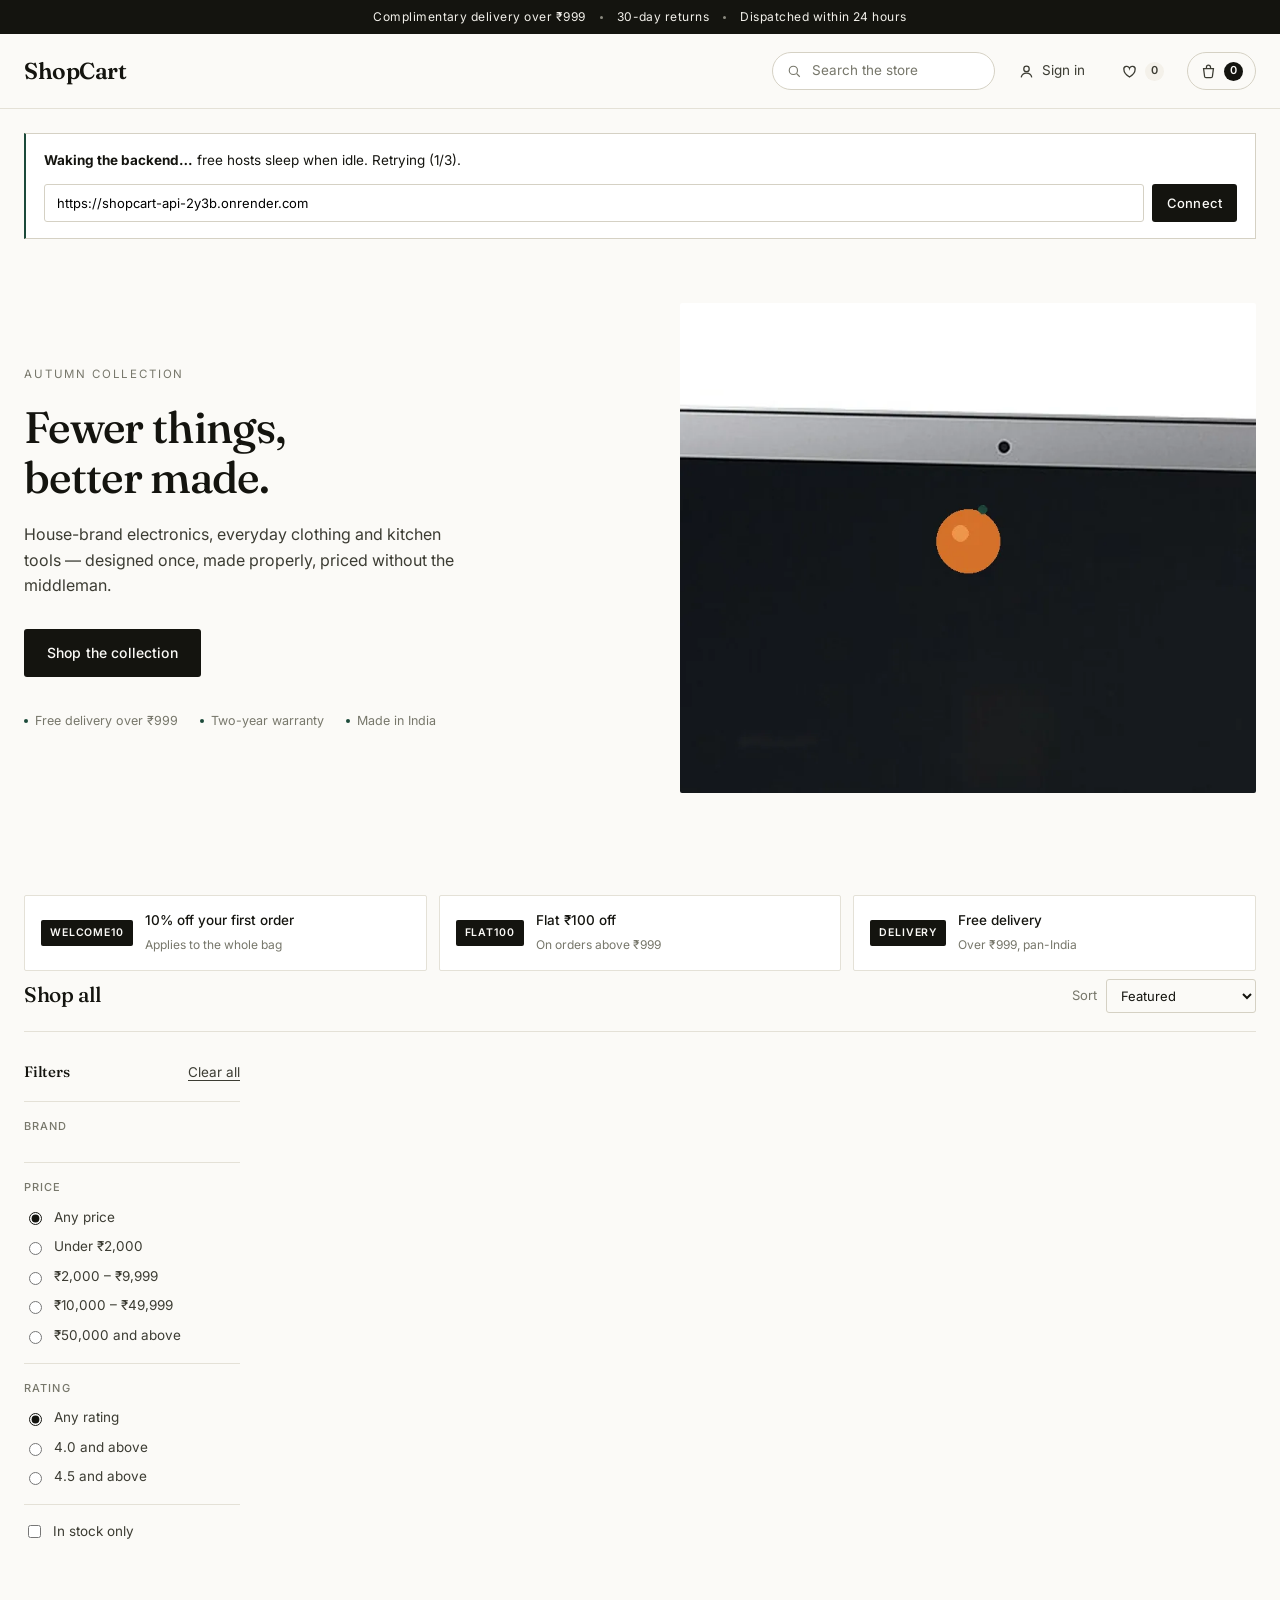
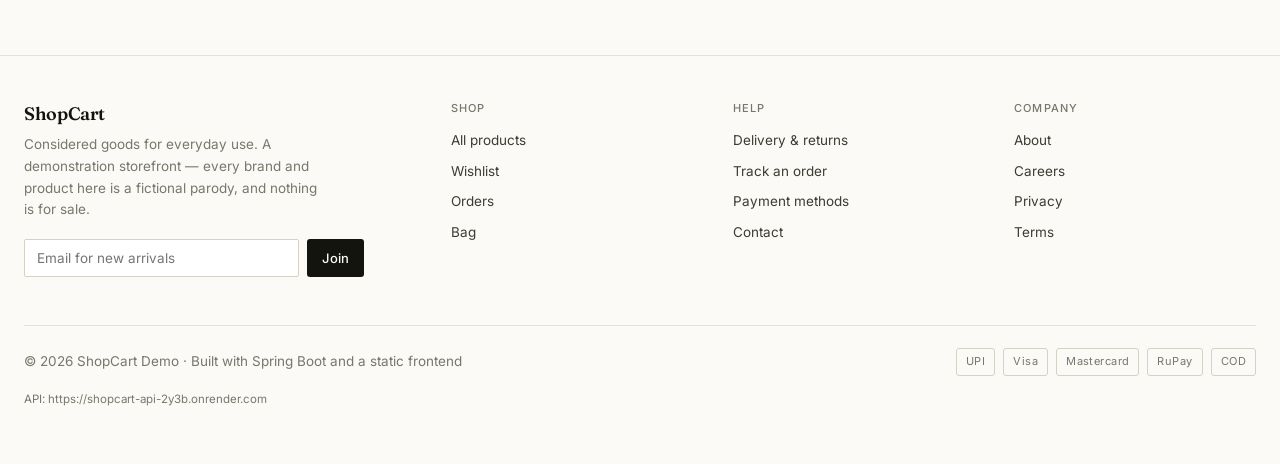
<file: docs/index.html>
<!DOCTYPE html>
<html lang="en">
<head>
<meta charset="UTF-8" />
<meta name="viewport" content="width=device-width, initial-scale=1.0" />
<title>ShopCart — considered goods for everyday use</title>
<meta name="description" content="ShopCart is a demo storefront: electronics, fashion, home, books and beauty from fictional house brands." />
<link rel="preconnect" href="https://fonts.googleapis.com" />
<link rel="preconnect" href="https://fonts.gstatic.com" crossorigin />
<link href="https://fonts.googleapis.com/css2?family=Fraunces:opsz,wght@9..144,400;9..144,500;9..144,600&family=Inter:wght@400;500;600&display=swap" rel="stylesheet" />
<link rel="stylesheet" href="styles.css" />
<link rel="icon" href="data:image/svg+xml,<svg xmlns='http://www.w3.org/2000/svg' viewBox='0 0 32 32'><rect width='32' height='32' rx='7' fill='%2314140F'/><path d='M9 12h14l-1.6 10.5a2 2 0 0 1-2 1.7H12.6a2 2 0 0 1-2-1.7L9 12Z' fill='none' stroke='%23FBFAF7' stroke-width='1.6'/><path d='M12.5 12V9.8a3.5 3.5 0 0 1 7 0V12' fill='none' stroke='%23FBFAF7' stroke-width='1.6'/></svg>" />
</head>
<body>

<div class="announce">
  <div class="shell announce-inner">
    <span>Complimentary delivery over ₹999</span>
    <span class="dot"></span>
    <span>30-day returns</span>
    <span class="dot"></span>
    <span>Dispatched within 24 hours</span>
  </div>
</div>

<header class="site-header">
  <div class="shell header-inner">
    <a class="wordmark" href="#" data-nav="shop">ShopCart</a>

    <nav class="primary-nav" id="category-bar"></nav>

    <div class="header-actions">
      <div class="search-wrap">
        <label class="search">
          <svg viewBox="0 0 20 20" aria-hidden="true"><circle cx="8.5" cy="8.5" r="5.5" /><path d="m13 13 4 4" /></svg>
          <input id="search-input" type="search" placeholder="Search the store" autocomplete="off" aria-label="Search products" />
        </label>
        <div class="suggest" id="suggest" hidden></div>
      </div>
      <button class="ghost-btn" id="account-btn" aria-label="Account">
        <svg viewBox="0 0 20 20" aria-hidden="true"><circle cx="10" cy="7" r="3.2" /><path d="M3.8 17c.6-3.1 3.2-5 6.2-5s5.6 1.9 6.2 5" /></svg>
        <span id="account-label">Sign in</span>
      </button>
      <button class="ghost-btn" id="wishlist-btn" aria-label="Wishlist">
        <svg viewBox="0 0 20 20" aria-hidden="true"><path d="M10 16.5S3.5 12.4 3.5 8.2A3.2 3.2 0 0 1 10 6.4a3.2 3.2 0 0 1 6.5 1.8c0 4.2-6.5 8.3-6.5 8.3Z" /></svg>
        <span class="bag-count soft" id="wish-count">0</span>
      </button>
      <button class="ghost-btn bag-btn" data-nav="cart" aria-label="Bag">
        <svg viewBox="0 0 20 20" aria-hidden="true"><path d="M4.2 6.5h11.6l-1.2 9.4a1.6 1.6 0 0 1-1.6 1.4H7a1.6 1.6 0 0 1-1.6-1.4L4.2 6.5Z" /><path d="M7.6 6.5V4.9a2.4 2.4 0 0 1 4.8 0v1.6" /></svg>
        <span class="bag-count" id="cart-count">0</span>
      </button>
    </div>
  </div>
</header>

<main class="shell main">
  <div class="banner" id="backend-banner" hidden></div>

  <!-- ============ SHOP ============ -->
  <section id="view-shop" class="view">
    <div class="hero">
      <div class="hero-copy">
        <p class="eyebrow">Autumn collection</p>
        <h1>Fewer things,<br />better made.</h1>
        <p class="lede">House-brand electronics, everyday clothing and kitchen tools — designed once, made properly, priced without the middleman.</p>
        <div class="hero-actions">
          <button class="btn btn-solid" data-scroll-grid>Shop the collection</button>
          <button class="btn btn-quiet" data-nav="orders" id="hero-orders" hidden>Track an order</button>
        </div>
        <ul class="hero-notes">
          <li>Free delivery over ₹999</li>
          <li>Two-year warranty</li>
          <li>Made in India</li>
        </ul>
      </div>
      <div class="hero-art" id="hero-art" aria-hidden="true"></div>
    </div>

    <div class="offers" id="offers">
      <div class="offer"><span class="offer-tag">WELCOME10</span><div><strong>10% off your first order</strong><em>Applies to the whole bag</em></div></div>
      <div class="offer"><span class="offer-tag">FLAT100</span><div><strong>Flat ₹100 off</strong><em>On orders above ₹999</em></div></div>
      <div class="offer"><span class="offer-tag">Delivery</span><div><strong>Free delivery</strong><em>Over ₹999, pan-India</em></div></div>
    </div>

    <div class="section-head">
      <div>
        <h2 id="catalogue-title">Shop all</h2>
        <p class="section-note" id="product-count"></p>
      </div>
      <label class="sort">
        <span>Sort</span>
        <select id="sort-select">
          <option value="featured">Featured</option>
          <option value="price-asc">Price: low to high</option>
          <option value="price-desc">Price: high to low</option>
          <option value="rating">Top rated</option>
          <option value="discount">Biggest saving</option>
        </select>
      </label>
    </div>

    <div class="shop-layout">
      <aside class="filters" id="filters">
        <div class="filters-head">
          <h3>Filters</h3>
          <button class="link-btn" id="clear-filters">Clear all</button>
        </div>
        <div class="filter-group">
          <h4>Brand</h4>
          <div id="filter-brands" class="filter-list"></div>
        </div>
        <div class="filter-group">
          <h4>Price</h4>
          <div id="filter-price" class="filter-list">
            <label class="check"><input type="radio" name="price" value="all" checked /><span>Any price</span></label>
            <label class="check"><input type="radio" name="price" value="0-1999" /><span>Under ₹2,000</span></label>
            <label class="check"><input type="radio" name="price" value="2000-9999" /><span>₹2,000 – ₹9,999</span></label>
            <label class="check"><input type="radio" name="price" value="10000-49999" /><span>₹10,000 – ₹49,999</span></label>
            <label class="check"><input type="radio" name="price" value="50000-" /><span>₹50,000 and above</span></label>
          </div>
        </div>
        <div class="filter-group">
          <h4>Rating</h4>
          <div class="filter-list">
            <label class="check"><input type="radio" name="rating" value="0" checked /><span>Any rating</span></label>
            <label class="check"><input type="radio" name="rating" value="4" /><span>4.0 and above</span></label>
            <label class="check"><input type="radio" name="rating" value="4.5" /><span>4.5 and above</span></label>
          </div>
        </div>
        <div class="filter-group">
          <label class="check"><input type="checkbox" id="filter-stock" /><span>In stock only</span></label>
        </div>
      </aside>

      <div class="shop-results">
        <div class="grid" id="product-grid"></div>
        <div class="empty" id="shop-empty" hidden>
      <h3>No products match that search</h3>
      <p>Try a different term, or clear the filters.</p>
      <button class="btn btn-quiet" id="clear-filters-2">Clear filters</button>
        </div>
      </div>
    </div>

    <div class="section-head rail-head" id="rail-head" hidden>
      <div><h2>Recently viewed</h2></div>
    </div>
    <div class="rail" id="recent-rail" hidden></div>
  </section>

  <!-- ============ PRODUCT ============ -->
  <section id="view-product" class="view" hidden>
    <nav class="crumbs" id="product-crumbs"></nav>
    <div class="product-page" id="product-page"></div>
    <div class="reviews" id="product-reviews"></div>
    <div class="section-head rail-head" id="related-head" hidden>
      <div><h2>You may also like</h2></div>
    </div>
    <div class="rail" id="related-rail" hidden></div>
  </section>

  <!-- ============ WISHLIST ============ -->
  <section id="view-wishlist" class="view" hidden>
    <div class="page-head">
      <h1>Wishlist</h1>
      <button class="link-btn" data-nav="shop">Continue shopping</button>
    </div>
    <div class="grid" id="wishlist-grid"></div>
    <div class="empty" id="wishlist-empty" hidden>
      <h3>Nothing saved yet</h3>
      <p>Tap the heart on any product to keep it here.</p>
      <button class="btn btn-solid" data-nav="shop">Browse the collection</button>
    </div>
  </section>

  <!-- ============ CART ============ -->
  <section id="view-cart" class="view" hidden>
    <div class="page-head">
      <h1>Your bag</h1>
      <button class="link-btn" data-nav="shop">Continue shopping</button>
    </div>
    <div class="cart-layout">
      <div id="cart-lines" class="cart-lines"></div>
      <aside class="summary" id="bill-panel"></aside>
    </div>
  </section>

  <!-- ============ CHECKOUT ============ -->
  <section id="view-checkout" class="view" hidden>
    <div class="page-head">
      <h1>Checkout</h1>
      <button class="link-btn" data-nav="cart">Back to bag</button>
    </div>
    <div class="cart-layout">
      <form id="checkout-form" class="stack">
        <fieldset class="card">
          <legend><span class="step">1</span> Delivery address</legend>
          <div class="form-grid">
            <label class="field"><span>Full name</span><input id="co-name" required autocomplete="name" /></label>
            <label class="field"><span>Phone</span><input id="co-phone" required autocomplete="tel" placeholder="+91 90000 12345" /></label>
            <label class="field wide"><span>Address</span><input id="co-line1" required autocomplete="address-line1" placeholder="Flat / house no, building, street" /></label>
            <label class="field wide"><span>Area, landmark (optional)</span><input id="co-line2" autocomplete="address-line2" /></label>
            <label class="field"><span>City</span><input id="co-city" required autocomplete="address-level2" /></label>
            <label class="field"><span>PIN code</span><input id="co-pin" required autocomplete="postal-code" inputmode="numeric" maxlength="6" /></label>
            <label class="field"><span>State</span><input id="co-state" required autocomplete="address-level1" /></label>
          </div>
        </fieldset>

        <fieldset class="card">
          <legend><span class="step">2</span> Payment</legend>
          <div class="pay-list" id="pay-list">
            <label class="pay-card"><input type="radio" name="pay" value="UPI" checked />
              <span class="pay-body"><strong>UPI</strong><em>Google Pay, PhonePe, Paytm</em></span></label>
            <label class="pay-card"><input type="radio" name="pay" value="CARD" />
              <span class="pay-body"><strong>Card</strong><em>Visa, Mastercard, RuPay</em></span></label>
            <label class="pay-card"><input type="radio" name="pay" value="NET_BANKING" />
              <span class="pay-body"><strong>Net banking</strong><em>All major banks</em></span></label>
            <label class="pay-card"><input type="radio" name="pay" value="COD" />
              <span class="pay-body"><strong>Cash on delivery</strong><em>Pay the courier</em></span></label>
          </div>
          <label class="field" id="pay-detail-field">
            <span id="pay-detail-label">UPI ID</span>
            <input id="pay-detail" autocomplete="off" placeholder="yourname@okhdfcbank" />
            <small class="hint">Test gateway — include the word <code>fail</code> to simulate a declined payment.</small>
          </label>
        </fieldset>

        <button class="btn btn-solid btn-block" type="submit" id="place-order-btn">Pay and place order</button>
      </form>
      <aside class="summary" id="checkout-bill"></aside>
    </div>
  </section>

  <!-- ============ CONFIRMATION ============ -->
  <section id="view-confirmation" class="view" hidden>
    <div class="card confirm" id="confirmation-panel"></div>
  </section>

  <!-- ============ ORDERS ============ -->
  <section id="view-orders" class="view" hidden>
    <div class="page-head">
      <h1>Orders</h1>
      <button class="link-btn" data-nav="shop">Shop again</button>
    </div>
    <div id="orders-list" class="stack"></div>
  </section>

  <!-- ============ ACCOUNT ============ -->
  <section id="view-account" class="view" hidden>
    <div class="page-head">
      <h1>Account</h1>
      <button class="link-btn" id="account-signout">Sign out</button>
    </div>
    <div class="account-grid">
      <div class="card" id="account-profile"></div>
      <div class="card" id="account-orders"></div>
    </div>
    <div class="card danger">
      <h2>Close account</h2>
      <p class="muted">This removes your profile, bag and order history from ShopCart. It cannot be undone.</p>
      <div class="danger-row">
        <label class="field"><span>Confirm with your password</span><input id="delete-password" type="password" autocomplete="current-password" /></label>
        <button class="btn btn-danger" id="delete-account-btn">Delete my account</button>
      </div>
      <p class="hint" id="delete-hint"></p>
    </div>
  </section>

  <!-- ============ ADMIN ============ -->
  <section id="view-admin" class="view" hidden>
    <div class="page-head">
      <h1>Admin</h1>
      <span class="muted" id="admin-sub">Catalogue, orders and reports</span>
    </div>
    <div class="tabs" id="admin-tabs">
      <button class="tab is-active" data-tab="overview">Overview</button>
      <button class="tab" data-tab="products">Products</button>
      <button class="tab" data-tab="orders">Orders</button>
    </div>

    <div class="tab-panel" id="tab-overview">
      <div class="stat-row" id="stat-row"></div>
      <div class="two-col">
        <div class="card"><h2>Low stock</h2><div id="low-stock"></div></div>
        <div class="card"><h2>Recent orders</h2><div id="recent-orders"></div></div>
      </div>
    </div>

    <div class="tab-panel" id="tab-products" hidden>
      <div class="card">
        <h2 id="product-form-title">Add product</h2>
        <form id="product-form" class="form-grid">
          <input type="hidden" id="p-id" />
          <label class="field wide"><span>Name</span><input id="p-name" required /></label>
          <label class="field"><span>Brand</span><input id="p-brand" placeholder="Soniq" /></label>
          <label class="field"><span>Category</span><select id="p-category"></select></label>
          <label class="field"><span>Price (₹)</span><input id="p-price" type="number" min="0" step="0.01" required /></label>
          <label class="field"><span>MRP (₹)</span><input id="p-mrp" type="number" min="0" step="0.01" /></label>
          <label class="field"><span>Stock</span><input id="p-stock" type="number" min="0" required /></label>
          <label class="field"><span>Artwork</span><select id="p-image"></select></label>
          <label class="field"><span>Rating</span><input id="p-rating" type="number" min="0" max="5" step="0.1" /></label>
          <label class="field"><span>Reviews</span><input id="p-reviews" type="number" min="0" /></label>
          <label class="field wide"><span>Description</span><textarea id="p-description" rows="2"></textarea></label>
          <div class="form-actions">
            <button class="btn btn-solid" type="submit">Save product</button>
            <button class="btn btn-quiet" type="button" id="product-form-reset">Clear</button>
          </div>
        </form>
      </div>
      <div class="card"><h2>Catalogue</h2><div id="admin-products"></div></div>
    </div>

    <div class="tab-panel" id="tab-orders" hidden>
      <div class="card"><h2>All orders</h2><div id="admin-orders"></div></div>
    </div>
  </section>
</main>

<div class="drawer-backdrop" id="drawer-backdrop" hidden>
  <aside class="drawer" id="drawer">
    <div class="drawer-head">
      <h3>Added to bag</h3>
      <button class="sheet-close" id="drawer-close">Close</button>
    </div>
    <div id="drawer-body"></div>
  </aside>
</div>

<footer class="site-footer">
  <div class="shell">
    <div class="footer-top">
      <div class="footer-brand">
        <p class="wordmark small">ShopCart</p>
        <p class="muted">Considered goods for everyday use. A demonstration storefront — every brand and
          product here is a fictional parody, and nothing is for sale.</p>
        <form class="newsletter" id="newsletter-form">
          <label class="sr-only" for="newsletter-email">Email address</label>
          <input id="newsletter-email" type="email" placeholder="Email for new arrivals" required />
          <button class="btn btn-solid btn-sm" type="submit">Join</button>
        </form>
        <p class="hint" id="newsletter-hint"></p>
      </div>
      <div class="footer-col">
        <h4>Shop</h4>
        <a href="#/shop" data-nav="shop">All products</a>
        <a href="#/wishlist" data-nav="wishlist">Wishlist</a>
        <a href="#/orders" data-nav="orders">Orders</a>
        <a href="#/cart" data-nav="cart">Bag</a>
      </div>
      <div class="footer-col">
        <h4>Help</h4>
        <a href="#/shop" data-nav="shop">Delivery &amp; returns</a>
        <a href="#/shop" data-nav="shop">Track an order</a>
        <a href="#/shop" data-nav="shop">Payment methods</a>
        <a href="#/shop" data-nav="shop">Contact</a>
      </div>
      <div class="footer-col">
        <h4>Company</h4>
        <a href="#/shop" data-nav="shop">About</a>
        <a href="#/shop" data-nav="shop">Careers</a>
        <a href="#/shop" data-nav="shop">Privacy</a>
        <a href="#/shop" data-nav="shop">Terms</a>
      </div>
    </div>
    <div class="footer-bottom">
      <p class="muted">© 2026 ShopCart Demo · Built with Spring Boot and a static frontend</p>
      <div class="pay-badges">
        <span>UPI</span><span>Visa</span><span>Mastercard</span><span>RuPay</span><span>COD</span>
      </div>
    </div>
    <p class="muted footer-api" id="footer-api"></p>
  </div>
</footer>

<!-- ============ AUTH ============ -->
<div class="sheet-backdrop" id="auth-modal" hidden>
  <div class="sheet narrow">
    <button class="sheet-close" data-close="auth-modal" aria-label="Close">Close</button>
    <div class="tabs auth-tabs">
      <button class="tab is-active" data-auth="login">Sign in</button>
      <button class="tab" data-auth="register">Create account</button>
    </div>

    <form id="login-form" class="stack">
      <h2>Welcome back</h2>
      <label class="field"><span>Email</span><input id="login-email" type="email" required autocomplete="email" placeholder="you@example.com" /></label>
      <label class="field"><span>Password</span><input id="login-password" type="password" required autocomplete="current-password" /></label>
      <button class="btn btn-solid btn-block" type="submit">Sign in</button>
      <p class="hint">Demo customer: tharun@example.com / Passw0rd · Admin: admin@shopcart.in / Admin@123</p>
    </form>

    <form id="register-form" class="stack" hidden>
      <h2>Create your account</h2>
      <label class="field"><span>Full name</span><input id="reg-name" required autocomplete="name" /></label>
      <label class="field"><span>Email</span><input id="reg-email" type="email" required autocomplete="email" /></label>
      <label class="field"><span>Phone</span><input id="reg-phone" required autocomplete="tel" placeholder="+91 90000 12345" /></label>
      <label class="field"><span>Password</span><input id="reg-password" type="password" required minlength="6" autocomplete="new-password" /></label>
      <label class="field"><span>Delivery address</span><textarea id="reg-address" rows="2" required></textarea></label>
      <button class="btn btn-solid btn-block" type="submit">Create account</button>
      <p class="hint">You can delete your account at any time from the account page.</p>
    </form>
  </div>
</div>

<div class="toast-stack" id="toast-wrap" aria-live="polite"></div>

<script src="config.js"></script>
<script src="art.js"></script>
<script src="app.js"></script>
</body>
</html>
</file>
<file: docs/styles.css>
/* ShopCart - storefront styles
   Editorial retail look: warm paper, ink type, one deep green accent. */

:root {
  --paper: #FBFAF7;
  --paper-2: #F4F1EA;
  --surface: #FFFFFF;
  --ink: #14140F;
  --ink-2: #3C3C33;
  --muted: #77776B;
  --line: #E4E1D7;
  --line-2: #D5D1C4;
  --accent: #1C4A3A;
  --accent-soft: #E8EFEA;
  --sale: #A32A1E;
  --sand: #EDE8DC;
  --radius: 3px;
  --shadow: 0 1px 2px rgba(20, 20, 15, .04), 0 24px 48px -32px rgba(20, 20, 15, .3);
  --display: "Fraunces", "Iowan Old Style", Georgia, serif;
  --ui: "Inter", -apple-system, "Segoe UI", Roboto, Helvetica, Arial, sans-serif;
}

* { box-sizing: border-box; }
[hidden] { display: none !important; }

html, body { margin: 0; padding: 0; }
body {
  background: var(--paper);
  color: var(--ink);
  font-family: var(--ui);
  font-size: 15px;
  line-height: 1.6;
  -webkit-font-smoothing: antialiased;
}

h1, h2, h3 { font-family: var(--display); font-weight: 500; letter-spacing: -.015em; margin: 0; line-height: 1.14; }
h1 { font-size: clamp(30px, 4vw, 44px); }
h2 { font-size: 21px; }
h3 { font-size: 17px; }
p { margin: 0; }
a { color: inherit; }
code { font-family: ui-monospace, "SF Mono", Menlo, monospace; font-size: 12.5px; background: var(--paper-2); padding: 1px 5px; border-radius: 3px; }
.muted { color: var(--muted); font-size: 13.5px; }
.hint { color: var(--muted); font-size: 12.5px; margin-top: 8px; }

.shell { width: min(1240px, 100% - 48px); margin-inline: auto; }
.main { padding: 0 0 96px; min-height: 60vh; }

/* ---------------- announcement ---------------- */
.announce { background: var(--ink); color: #F2F0EA; font-size: 12px; letter-spacing: .04em; }
.announce-inner { display: flex; align-items: center; justify-content: center; gap: 14px; height: 34px; flex-wrap: wrap; }
.announce .dot { width: 3px; height: 3px; border-radius: 50%; background: #8C8B80; }

/* ---------------- header ---------------- */
.site-header {
  position: sticky; top: 0; z-index: 40;
  background: rgba(251, 250, 247, .94);
  backdrop-filter: blur(10px);
  border-bottom: 1px solid var(--line);
}
.header-inner { display: flex; align-items: center; gap: 32px; height: 74px; }
.wordmark {
  font-family: var(--display); font-size: 23px; font-weight: 600; letter-spacing: -.02em;
  text-decoration: none; white-space: nowrap;
}
.wordmark.small { font-size: 18px; margin-bottom: 6px; }

.primary-nav { display: flex; align-items: center; gap: 26px; flex: 1; overflow-x: auto; scrollbar-width: none; }
.primary-nav::-webkit-scrollbar { display: none; }
.nav-item {
  background: none; border: 0; font: inherit; font-size: 13.5px; color: var(--ink-2);
  padding: 6px 0; cursor: pointer; white-space: nowrap; position: relative;
}
.nav-item:hover { color: var(--ink); }
.nav-item.is-active { color: var(--ink); }
.nav-item.is-active::after {
  content: ""; position: absolute; left: 0; right: 0; bottom: -1px; height: 1.5px; background: var(--ink);
}

.header-actions { display: flex; align-items: center; gap: 10px; }
.search {
  display: flex; align-items: center; gap: 8px; height: 38px; padding: 0 14px;
  border: 1px solid var(--line-2); border-radius: 999px; background: var(--surface);
  transition: border-color .15s ease, box-shadow .15s ease;
}
.search:focus-within { border-color: var(--ink-2); box-shadow: 0 0 0 3px rgba(20,20,15,.05); }
.search svg { width: 15px; height: 15px; fill: none; stroke: var(--muted); stroke-width: 1.5; flex: none; }
.search input {
  border: 0; outline: none; background: none; font: inherit; font-size: 13.5px;
  width: 170px; color: var(--ink);
}
.search input::placeholder { color: var(--muted); }

.ghost-btn {
  display: inline-flex; align-items: center; gap: 7px; height: 38px; padding: 0 12px;
  background: none; border: 1px solid transparent; border-radius: 999px;
  font: inherit; font-size: 13.5px; color: var(--ink-2); cursor: pointer;
}
.ghost-btn:hover { background: var(--paper-2); color: var(--ink); }
.ghost-btn svg { width: 17px; height: 17px; fill: none; stroke: currentColor; stroke-width: 1.5; }
.bag-btn { border-color: var(--line-2); }
.bag-count {
  min-width: 19px; height: 19px; border-radius: 999px; background: var(--ink); color: var(--paper);
  font-size: 11px; font-weight: 600; display: inline-grid; place-items: center; padding: 0 5px;
}

/* ---------------- hero ---------------- */
.hero {
  display: grid; grid-template-columns: 1.02fr .98fr; gap: 56px; align-items: center;
  padding: 64px 0 72px;
}
.eyebrow {
  font-size: 11.5px; letter-spacing: .16em; text-transform: uppercase; color: var(--muted); margin-bottom: 18px;
}
.hero h1 { margin-bottom: 20px; }
.lede { color: var(--ink-2); font-size: 16px; max-width: 44ch; }
.hero-actions { display: flex; gap: 12px; margin: 30px 0 34px; flex-wrap: wrap; }
.hero-notes { list-style: none; display: flex; flex-wrap: wrap; gap: 22px; margin: 0; padding: 0; }
.hero-notes li { font-size: 12.5px; color: var(--muted); display: flex; align-items: center; gap: 7px; }
.hero-notes li::before { content: ""; width: 4px; height: 4px; border-radius: 50%; background: var(--accent); }
.hero-art {
  background: var(--sand); border-radius: 2px; aspect-ratio: 4 / 3.4;
  display: grid; place-items: center; overflow: hidden;
}
.hero-art svg { width: 78%; height: auto; }

/* ---------------- buttons ---------------- */
.btn {
  display: inline-flex; align-items: center; justify-content: center; gap: 8px;
  border: 1px solid transparent; border-radius: var(--radius);
  font: inherit; font-size: 14px; font-weight: 500; letter-spacing: .01em;
  padding: 12px 22px; cursor: pointer; text-decoration: none;
  transition: background .16s ease, color .16s ease, border-color .16s ease, opacity .16s ease;
}
.btn-solid { background: var(--ink); color: var(--paper); }
.btn-solid:hover { background: #2B2B23; }
.btn-quiet { background: transparent; color: var(--ink); border-color: var(--line-2); }
.btn-quiet:hover { border-color: var(--ink-2); }
.btn-danger { background: var(--sale); color: #fff; }
.btn-danger:hover { background: #8B2318; }
.btn-block { width: 100%; }
.btn-sm { padding: 8px 14px; font-size: 13px; }
.btn:disabled { opacity: .45; cursor: not-allowed; }
.link-btn {
  background: none; border: 0; padding: 0; font: inherit; font-size: 13.5px;
  color: var(--ink-2); text-decoration: underline; text-underline-offset: 3px; cursor: pointer;
}
.link-btn:hover { color: var(--ink); }

/* ---------------- section head ---------------- */
.section-head {
  display: flex; align-items: flex-end; justify-content: space-between; gap: 20px;
  padding-bottom: 18px; border-bottom: 1px solid var(--line); margin-bottom: 30px;
}
.section-note { font-size: 13px; color: var(--muted); margin-top: 6px; }
.sort { display: flex; align-items: center; gap: 9px; font-size: 13px; color: var(--muted); }
.sort select {
  font: inherit; font-size: 13px; color: var(--ink); background: transparent;
  border: 1px solid var(--line-2); border-radius: var(--radius); padding: 7px 10px; cursor: pointer;
}

/* ---------------- product grid ---------------- */
.grid { display: grid; grid-template-columns: repeat(auto-fill, minmax(238px, 1fr)); gap: 34px 26px; }

.card-product { position: relative; display: flex; flex-direction: column; }
.card-art {
  position: relative; background: var(--sand); border-radius: 2px; overflow: hidden;
  aspect-ratio: 1 / 1.12; display: grid; place-items: center; cursor: pointer;
}
.card-art svg { width: 74%; height: auto; transition: transform .4s cubic-bezier(.2,.7,.3,1); }
.card-product:hover .card-art svg { transform: scale(1.04); }
.card-art img { width: 100%; height: 100%; object-fit: cover; display: block; transition: transform .5s cubic-bezier(.2,.7,.3,1); }
.card-product:hover .card-art img { transform: scale(1.03); }
.hero-art img, .pd-art img, .line-art img, .oi-art img, .cell-art img { width: 100%; height: 100%; object-fit: cover; display: block; }
.pd-art, .card-art, .line-art, .oi-art, .cell-art, .hero-art { overflow: hidden; }
.tag {
  position: absolute; top: 12px; left: 12px; background: var(--surface); color: var(--ink);
  font-size: 10.5px; letter-spacing: .1em; text-transform: uppercase; padding: 4px 8px; border-radius: 2px;
}
.tag.sale { background: var(--sale); color: #fff; }
.tag.low { background: #7A4A0E; color: #fff; }
.quick-add {
  position: absolute; left: 12px; right: 12px; bottom: 12px;
  background: rgba(20, 20, 15, .92); color: var(--paper); border: 0; border-radius: 2px;
  font: inherit; font-size: 13px; padding: 10px; cursor: pointer;
  opacity: 0; transform: translateY(6px); transition: opacity .2s ease, transform .2s ease;
}
.card-product:hover .quick-add, .quick-add:focus-visible { opacity: 1; transform: none; }
.quick-add:disabled { background: rgba(20,20,15,.5); cursor: not-allowed; }

.card-body { padding: 14px 2px 0; display: flex; flex-direction: column; gap: 4px; }
.card-brand { font-size: 10.5px; letter-spacing: .13em; text-transform: uppercase; color: var(--muted); }
.card-name { font-size: 14.5px; color: var(--ink); cursor: pointer; }
.card-name:hover { text-decoration: underline; text-underline-offset: 3px; }
.rating { display: flex; align-items: center; gap: 6px; font-size: 12px; color: var(--muted); }
.stars { display: inline-flex; gap: 1.5px; }
.stars svg { width: 12px; height: 12px; }
.price-row { display: flex; align-items: baseline; gap: 8px; margin-top: 4px; flex-wrap: wrap; }
.price { font-size: 15px; font-weight: 600; }
.mrp { font-size: 12.5px; color: var(--muted); text-decoration: line-through; }
.off { font-size: 12.5px; color: var(--sale); font-weight: 500; }
.stock-note { font-size: 12px; color: #7A4A0E; }

.empty { text-align: center; padding: 80px 0; color: var(--ink-2); }
.empty h3 { margin-bottom: 8px; }
.empty p { color: var(--muted); margin-bottom: 18px; }

/* ---------------- page head ---------------- */
.page-head {
  display: flex; align-items: baseline; justify-content: space-between; gap: 20px;
  padding: 46px 0 26px; border-bottom: 1px solid var(--line); margin-bottom: 32px;
}

/* ---------------- cart / checkout ---------------- */
.cart-layout { display: grid; grid-template-columns: minmax(0, 1fr) 356px; gap: 48px; align-items: start; }
.cart-lines { display: flex; flex-direction: column; }
.line {
  display: grid; grid-template-columns: 96px minmax(0, 1fr) auto; gap: 18px;
  padding: 22px 0; border-bottom: 1px solid var(--line); align-items: start;
}
.line:first-child { padding-top: 0; }
.line-art { background: var(--sand); border-radius: 2px; aspect-ratio: 1; display: grid; place-items: center; }
.line-art svg { width: 76%; }
.line-main { display: flex; flex-direction: column; gap: 3px; }
.line-brand { font-size: 10.5px; letter-spacing: .13em; text-transform: uppercase; color: var(--muted); }
.line-name { font-size: 15px; }
.line-meta { font-size: 12.5px; color: var(--muted); }
.line-controls { display: flex; align-items: center; gap: 14px; margin-top: 12px; }
.qty {
  display: inline-flex; align-items: center; border: 1px solid var(--line-2); border-radius: 2px; overflow: hidden;
}
.qty button {
  width: 30px; height: 32px; border: 0; background: none; font: inherit; font-size: 15px;
  color: var(--ink); cursor: pointer;
}
.qty button:hover { background: var(--paper-2); }
.qty span { min-width: 30px; text-align: center; font-size: 13.5px; }
.line-total { text-align: right; font-size: 15px; font-weight: 600; white-space: nowrap; }
.line-remove { background: none; border: 0; font: inherit; font-size: 12.5px; color: var(--muted); cursor: pointer; text-decoration: underline; text-underline-offset: 3px; padding: 0; }
.line-remove:hover { color: var(--sale); }

.summary {
  position: sticky; top: 100px; border: 1px solid var(--line); border-radius: 2px;
  background: var(--surface); padding: 26px;
}
.summary h2 { font-size: 17px; margin-bottom: 18px; }
.sum-row { display: flex; justify-content: space-between; gap: 14px; font-size: 13.5px; padding: 6px 0; color: var(--ink-2); }
.sum-row.total {
  border-top: 1px solid var(--line); margin-top: 14px; padding-top: 16px;
  font-size: 17px; font-weight: 600; color: var(--ink); font-family: var(--display);
}
.sum-row .free { color: var(--accent); font-weight: 500; }
.sum-row .save { color: var(--sale); font-weight: 500; }
.coupon { display: flex; gap: 8px; margin: 18px 0 10px; }
.coupon input {
  flex: 1; height: 40px; border: 1px solid var(--line-2); border-radius: var(--radius);
  padding: 0 12px; font: inherit; font-size: 13.5px; background: var(--surface); outline: none;
}
.coupon input:focus { border-color: var(--ink-2); }
.summary .btn { margin-top: 16px; }
.sum-note { display: flex; align-items: center; gap: 8px; margin-top: 16px; font-size: 12px; color: var(--muted); }
.sum-note svg { width: 14px; height: 14px; fill: none; stroke: var(--accent); stroke-width: 1.5; flex: none; }
.ship-note { background: var(--accent-soft); color: var(--accent); font-size: 12.5px; padding: 10px 12px; border-radius: 2px; margin-bottom: 14px; }

/* ---------------- forms ---------------- */
.stack { display: flex; flex-direction: column; gap: 20px; }
.card { background: var(--surface); border: 1px solid var(--line); border-radius: 2px; padding: 28px; }
.card + .card { margin-top: 20px; }
fieldset.card { margin: 0; }
legend { font-family: var(--display); font-size: 17px; padding: 0; margin-bottom: 20px; display: flex; align-items: center; gap: 10px; }
.step {
  width: 22px; height: 22px; border-radius: 50%; background: var(--ink); color: var(--paper);
  font-family: var(--ui); font-size: 11.5px; display: inline-grid; place-items: center;
}
.form-grid { display: grid; grid-template-columns: 1fr 1fr; gap: 16px 18px; }
.form-grid .wide { grid-column: 1 / -1; }
.form-actions { grid-column: 1 / -1; display: flex; gap: 10px; margin-top: 6px; }

.field { display: flex; flex-direction: column; gap: 6px; }
.field > span { font-size: 12px; letter-spacing: .04em; text-transform: uppercase; color: var(--muted); }
.field input, .field select, .field textarea {
  width: 100%; border: 1px solid var(--line-2); border-radius: var(--radius);
  padding: 11px 12px; font: inherit; font-size: 14px; color: var(--ink);
  background: var(--surface); outline: none;
  transition: border-color .15s ease, box-shadow .15s ease;
}
.field input:focus, .field select:focus, .field textarea:focus {
  border-color: var(--ink-2); box-shadow: 0 0 0 3px rgba(20,20,15,.05);
}
.field textarea { resize: vertical; }

.pay-list { display: grid; grid-template-columns: 1fr 1fr; gap: 12px; margin-bottom: 22px; }
.pay-card {
  display: flex; align-items: flex-start; gap: 10px; border: 1px solid var(--line-2);
  border-radius: var(--radius); padding: 14px; cursor: pointer; background: var(--surface);
  transition: border-color .15s ease, background .15s ease;
}
.pay-card:has(input:checked) { border-color: var(--accent); background: var(--accent-soft); }
.pay-card input { accent-color: var(--accent); margin-top: 3px; }
.pay-body { display: flex; flex-direction: column; gap: 2px; }
.pay-body strong { font-size: 13.5px; font-weight: 500; }
.pay-body em { font-style: normal; font-size: 12px; color: var(--muted); }

/* ---------------- confirmation ---------------- */
.confirm { text-align: center; padding: 56px 28px; max-width: 720px; margin: 40px auto 0; }
.confirm .mark {
  width: 46px; height: 46px; border-radius: 50%; background: var(--accent-soft); color: var(--accent);
  display: inline-grid; place-items: center; margin-bottom: 18px;
}
.confirm .mark svg { width: 22px; height: 22px; fill: none; stroke: currentColor; stroke-width: 2; }
.confirm h2 { margin-bottom: 8px; }
.order-ref {
  display: inline-block; border: 1px solid var(--line-2); border-radius: 2px;
  font-family: ui-monospace, monospace; font-size: 13px; padding: 6px 12px; margin: 16px 0 24px;
}
.confirm .sum-row { max-width: 340px; margin-inline: auto; }
.confirm-actions { display: flex; gap: 12px; justify-content: center; margin-top: 26px; flex-wrap: wrap; }

/* ---------------- timeline ---------------- */
.timeline { display: flex; align-items: center; gap: 0; margin: 18px 0 4px; flex-wrap: wrap; }
.tl-step { display: flex; align-items: center; gap: 8px; font-size: 12px; color: var(--muted); }
.tl-dot { width: 9px; height: 9px; border-radius: 50%; border: 1.5px solid var(--line-2); background: var(--surface); }
.tl-step.done .tl-dot { background: var(--accent); border-color: var(--accent); }
.tl-step.current .tl-dot { background: var(--accent); border-color: var(--accent); box-shadow: 0 0 0 3px var(--accent-soft); }
.tl-step.done, .tl-step.current { color: var(--ink); }
.tl-bar { width: 26px; height: 1px; background: var(--line-2); margin: 0 10px; }
.tl-step:last-child .tl-bar { display: none; }

/* ---------------- orders ---------------- */
.order { border: 1px solid var(--line); border-radius: 2px; background: var(--surface); padding: 24px; }
.order-top { display: flex; justify-content: space-between; align-items: flex-start; gap: 20px; flex-wrap: wrap; }
.order-ref-sm { font-family: ui-monospace, monospace; font-size: 13px; }
.order-meta { display: flex; gap: 18px; flex-wrap: wrap; font-size: 12.5px; color: var(--muted); margin-top: 6px; }
.pill {
  font-size: 11px; letter-spacing: .06em; text-transform: uppercase; padding: 5px 10px;
  border-radius: 999px; background: var(--paper-2); color: var(--ink-2); white-space: nowrap;
}
.pill.SHIPPED, .pill.OUT_FOR_DELIVERY { background: #F6EEDF; color: #7A4A0E; }
.pill.DELIVERED { background: var(--accent-soft); color: var(--accent); }
.pill.CANCELLED { background: #F8E9E7; color: var(--sale); }
.order-items { border-top: 1px solid var(--line); margin-top: 18px; padding-top: 16px; display: flex; flex-direction: column; gap: 10px; }
.order-item { display: flex; justify-content: space-between; gap: 16px; font-size: 13.5px; }
.order-item .oi-left { display: flex; align-items: center; gap: 12px; }
.order-item .oi-art { width: 40px; height: 40px; background: var(--sand); border-radius: 2px; display: grid; place-items: center; }
.order-item .oi-art svg { width: 74%; }
.order-foot { display: flex; justify-content: space-between; align-items: center; gap: 16px; margin-top: 18px; flex-wrap: wrap; }

/* ---------------- account ---------------- */
.account-grid { display: grid; grid-template-columns: 1fr 1fr; gap: 24px; }
.account-grid .card h2 { margin-bottom: 14px; }
.kv { display: flex; justify-content: space-between; gap: 16px; padding: 9px 0; border-bottom: 1px solid var(--line); font-size: 13.5px; }
.kv:last-child { border-bottom: 0; }
.kv span:first-child { color: var(--muted); }
.danger { border-color: #E7CFCB; margin-top: 24px; }
.danger h2 { color: var(--sale); margin-bottom: 8px; }
.danger-row { display: flex; align-items: flex-end; gap: 14px; margin-top: 18px; flex-wrap: wrap; }
.danger-row .field { flex: 1; min-width: 220px; }

/* ---------------- admin ---------------- */
.tabs { display: flex; gap: 26px; border-bottom: 1px solid var(--line); margin-bottom: 28px; }
.tab {
  background: none; border: 0; border-bottom: 1.5px solid transparent; padding: 10px 0;
  font: inherit; font-size: 13.5px; color: var(--muted); cursor: pointer; margin-bottom: -1px;
}
.tab.is-active { color: var(--ink); border-bottom-color: var(--ink); }
.auth-tabs { margin-bottom: 22px; }

.stat-row { display: grid; grid-template-columns: repeat(auto-fit, minmax(200px, 1fr)); gap: 16px; margin-bottom: 24px; }
.stat { border: 1px solid var(--line); border-radius: 2px; background: var(--surface); padding: 18px 20px; }
.stat .label { font-size: 11px; letter-spacing: .1em; text-transform: uppercase; color: var(--muted); }
.stat .value { font-family: var(--display); font-size: 24px; margin-top: 6px; }
.two-col { display: grid; grid-template-columns: 1fr 1fr; gap: 24px; }

table { width: 100%; border-collapse: collapse; font-size: 13.5px; }
th {
  text-align: left; font-size: 11px; letter-spacing: .1em; text-transform: uppercase;
  color: var(--muted); font-weight: 500; padding: 10px 12px; border-bottom: 1px solid var(--line);
}
td { padding: 12px; border-bottom: 1px solid var(--line); vertical-align: middle; }
tr:last-child td { border-bottom: 0; }
.row-actions { display: flex; gap: 8px; }
.mini-select {
  border: 1px solid var(--line-2); border-radius: var(--radius); padding: 6px 8px;
  font: inherit; font-size: 12.5px; background: var(--surface);
}
.cell-product { display: flex; align-items: center; gap: 10px; }
.cell-art { width: 36px; height: 36px; background: var(--sand); border-radius: 2px; display: grid; place-items: center; flex: none; }
.cell-art svg { width: 74%; }

/* ---------------- sheet (modal) ---------------- */
.sheet-backdrop {
  position: fixed; inset: 0; z-index: 60; background: rgba(20, 20, 15, .42);
  display: flex; justify-content: flex-end; backdrop-filter: blur(2px);
}
.sheet {
  position: relative; background: var(--paper); width: min(1040px, 100%);
  height: 100%; overflow-y: auto; padding: 40px;
  animation: slide-in .26s cubic-bezier(.2,.7,.3,1);
}
.sheet.narrow { width: min(468px, 100%); }
@keyframes slide-in { from { transform: translateX(24px); opacity: .6; } to { transform: none; opacity: 1; } }
.sheet-close {
  position: absolute; top: 18px; right: 22px; background: none; border: 0;
  font: inherit; font-size: 12.5px; color: var(--muted); cursor: pointer; text-transform: uppercase; letter-spacing: .08em;
}
.sheet-close:hover { color: var(--ink); }

.pd { display: grid; grid-template-columns: 1fr 1fr; gap: 44px; }
.pd-art { background: var(--sand); border-radius: 2px; aspect-ratio: 1 / 1.08; display: grid; place-items: center; }
.pd-art svg { width: 76%; }
.pd-brand { font-size: 11px; letter-spacing: .14em; text-transform: uppercase; color: var(--muted); }
.pd h2 { font-size: 27px; margin: 8px 0 12px; }
.pd-price { display: flex; align-items: baseline; gap: 10px; margin: 18px 0 6px; }
.pd-price .price { font-size: 23px; font-family: var(--display); }
.pd-desc { color: var(--ink-2); font-size: 14.5px; margin: 18px 0 0; }
.pd-facts { list-style: none; margin: 22px 0 0; padding: 0; border-top: 1px solid var(--line); }
.pd-facts li {
  display: flex; gap: 10px; align-items: center; padding: 11px 0; border-bottom: 1px solid var(--line);
  font-size: 13px; color: var(--ink-2);
}
.pd-facts svg { width: 15px; height: 15px; fill: none; stroke: var(--accent); stroke-width: 1.5; flex: none; }
.pd-actions { display: flex; align-items: center; gap: 12px; margin-top: 26px; flex-wrap: wrap; }

/* ---------------- toast ---------------- */
.toast-stack {
  position: fixed; bottom: 24px; left: 50%; transform: translateX(-50%);
  display: flex; flex-direction: column; gap: 10px; z-index: 80; align-items: center;
}
.toast {
  background: var(--ink); color: var(--paper); padding: 12px 20px; border-radius: 2px;
  font-size: 13.5px; max-width: 420px; animation: rise .22s ease;
}
.toast.error { background: var(--sale); }
.toast.success { background: var(--accent); }
@keyframes rise { from { transform: translateY(8px); opacity: 0; } to { transform: none; opacity: 1; } }

/* ---------------- banner ---------------- */
.banner {
  border: 1px solid var(--line-2); border-left: 2px solid var(--accent);
  background: var(--surface); padding: 16px 18px; margin: 24px 0 0; font-size: 13.5px;
}
.banner-form { display: flex; gap: 8px; margin-top: 12px; flex-wrap: wrap; }
.banner-form input {
  flex: 1; min-width: 240px; height: 38px; padding: 0 12px; font: inherit; font-size: 13px;
  border: 1px solid var(--line-2); border-radius: var(--radius); background: var(--surface); outline: none;
}
.banner-form input:focus { border-color: var(--ink-2); }

/* ---------------- footer ---------------- */
.site-footer { border-top: 1px solid var(--line); padding: 44px 0 56px; }
.footer-inner { display: flex; justify-content: space-between; gap: 40px; flex-wrap: wrap; }
.footer-inner > div { max-width: 46ch; }
.footer-meta { text-align: right; font-size: 13px; color: var(--ink-2); }
.footer-meta .muted { margin-top: 4px; font-size: 12px; }

/* ---------------- responsive ---------------- */
@media (max-width: 1080px) {
  .cart-layout { grid-template-columns: 1fr; gap: 32px; }
  .summary { position: static; }
  .hero { grid-template-columns: 1fr; gap: 34px; padding: 40px 0 52px; }
  .hero-art { max-width: 460px; }
  .two-col, .account-grid { grid-template-columns: 1fr; }
  .pd { grid-template-columns: 1fr; gap: 26px; }
  .sheet { padding: 34px 24px; }
}

@media (max-width: 820px) {
  .shell { width: calc(100% - 32px); }
  .header-inner { height: auto; padding: 14px 0; flex-wrap: wrap; gap: 14px; }
  .primary-nav { order: 3; flex: 1 0 100%; width: 100%; gap: 20px; padding-bottom: 2px; }
  .header-actions { margin-left: auto; }
  .search { display: none; }
  .announce-inner { height: auto; padding: 8px 0; font-size: 11px; gap: 10px; }
  .grid { grid-template-columns: repeat(2, minmax(0, 1fr)); gap: 26px 14px; }
  .quick-add { opacity: 1; transform: none; position: static; margin-top: 10px; }
  .card-art { aspect-ratio: 1 / 1; }
  .form-grid, .pay-list { grid-template-columns: 1fr; }
  .line { grid-template-columns: 74px minmax(0, 1fr); }
  .line-total { grid-column: 2; text-align: left; }
  .page-head { padding: 30px 0 18px; flex-wrap: wrap; }
  .confirm { padding: 34px 20px; }
  .footer-inner { flex-direction: column; gap: 20px; }
  .footer-meta { text-align: left; }
  .sheet { width: 100%; }
}

/* ============ additions: filters, product page, reviews, wishlist, drawer, footer ============ */

.sr-only { position: absolute; width: 1px; height: 1px; overflow: hidden; clip: rect(0 0 0 0); }

.search-wrap { position: relative; }
.suggest {
  position: absolute; top: 46px; left: 0; right: 0; background: var(--surface);
  border: 1px solid var(--line); border-radius: 2px; box-shadow: var(--shadow); z-index: 50;
  max-height: 340px; overflow-y: auto;
}
.suggest-item {
  display: flex; align-items: center; gap: 10px; padding: 10px 12px; cursor: pointer;
  font-size: 13.5px; border-bottom: 1px solid var(--line);
}
.suggest-item:last-child { border-bottom: 0; }
.suggest-item:hover { background: var(--paper-2); }
.suggest-item .si-art { width: 32px; height: 32px; background: var(--sand); border-radius: 2px; overflow: hidden; flex: none; }
.suggest-item .si-art img, .suggest-item .si-art svg { width: 100%; height: 100%; object-fit: cover; }
.suggest-item .si-brand { font-size: 10.5px; letter-spacing: .1em; text-transform: uppercase; color: var(--muted); }
.suggest-item .si-price { margin-left: auto; font-weight: 600; }

.bag-count.soft { background: var(--paper-2); color: var(--ink-2); }

.offers { display: grid; grid-template-columns: repeat(3, 1fr); gap: 12px; margin: 30px 0 8px; }
.offer {
  display: flex; align-items: center; gap: 12px; border: 1px solid var(--line);
  border-radius: 2px; padding: 14px 16px; background: var(--surface);
}
.offer-tag {
  font-size: 10.5px; letter-spacing: .08em; text-transform: uppercase; font-weight: 600;
  background: var(--ink); color: var(--paper); padding: 5px 9px; border-radius: 2px; white-space: nowrap;
}
.offer strong { display: block; font-size: 13.5px; font-weight: 500; }
.offer em { font-style: normal; font-size: 12px; color: var(--muted); }

.shop-layout { display: grid; grid-template-columns: 216px minmax(0, 1fr); gap: 40px; align-items: start; }
.filters { position: sticky; top: 96px; }
.filters-head { display: flex; align-items: baseline; justify-content: space-between; margin-bottom: 18px; }
.filters-head h3 { font-size: 15px; }
.filter-group { border-top: 1px solid var(--line); padding: 16px 0; }
.filter-group h4 { font-size: 11px; letter-spacing: .1em; text-transform: uppercase; color: var(--muted); margin: 0 0 10px; font-weight: 500; }
.filter-list { display: flex; flex-direction: column; gap: 8px; }
.check { display: flex; align-items: center; gap: 9px; font-size: 13.5px; color: var(--ink-2); cursor: pointer; }
.check input { accent-color: var(--ink); }

.rail-head { margin-top: 56px; }
.rail { display: grid; grid-auto-flow: column; grid-auto-columns: 208px; gap: 18px; overflow-x: auto; padding-bottom: 8px; }
.rail-card { cursor: pointer; }
.rail-card .rail-art { background: var(--sand); border-radius: 2px; aspect-ratio: 1; overflow: hidden; display: grid; place-items: center; }
.rail-card .rail-art img, .rail-card .rail-art svg { width: 100%; height: 100%; object-fit: cover; }
.rail-card .rail-brand { font-size: 10px; letter-spacing: .12em; text-transform: uppercase; color: var(--muted); margin-top: 10px; display: block; }
.rail-card .rail-name { font-size: 13.5px; }
.rail-card .price { font-size: 14px; }

.crumbs { display: flex; gap: 8px; font-size: 12.5px; color: var(--muted); padding: 26px 0 20px; }
.crumbs a { color: var(--muted); text-decoration: none; }
.crumbs a:hover { color: var(--ink); text-decoration: underline; }
.crumbs span.sep { opacity: .5; }

.product-page { display: grid; grid-template-columns: 1.05fr .95fr; gap: 56px; align-items: start; }
.gallery { position: sticky; top: 96px; }
.gallery-main { background: var(--sand); border-radius: 2px; aspect-ratio: 1 / 1.12; overflow: hidden; display: grid; place-items: center; }
.gallery-main img, .gallery-main svg { width: 100%; height: 100%; object-fit: cover; }
.gallery-note { display: flex; gap: 18px; margin-top: 12px; font-size: 12px; color: var(--muted); }
.gallery-note span { display: flex; align-items: center; gap: 6px; }

.product-info h1 { font-size: clamp(26px, 3vw, 36px); margin: 10px 0 14px; }
.product-info .pd-brand { font-size: 11.5px; letter-spacing: .14em; text-transform: uppercase; color: var(--muted); }
.rating-row { display: flex; align-items: center; gap: 10px; font-size: 13px; color: var(--muted); }
.rating-row a { color: var(--ink-2); }
.price-block { display: flex; align-items: baseline; gap: 12px; margin: 22px 0 4px; }
.price-block .price { font-family: var(--display); font-size: 30px; }
.price-block .mrp { font-size: 15px; }
.price-block .off { font-size: 14px; }
.tax-note { font-size: 12.5px; color: var(--muted); }

.pincode { border: 1px solid var(--line); border-radius: 2px; padding: 16px; margin: 24px 0; background: var(--surface); }
.pincode label { font-size: 12px; letter-spacing: .04em; text-transform: uppercase; color: var(--muted); }
.pincode-row { display: flex; gap: 8px; margin-top: 8px; }
.pincode-row input {
  flex: 1; height: 38px; border: 1px solid var(--line-2); border-radius: 2px; padding: 0 12px;
  font: inherit; font-size: 13.5px; outline: none;
}
.pincode-row input:focus { border-color: var(--ink-2); }
.pincode-result { font-size: 13px; margin-top: 10px; color: var(--ink-2); }
.pincode-result strong { color: var(--accent); }

.buy-row { display: flex; align-items: center; gap: 12px; margin-top: 8px; flex-wrap: wrap; }
.buy-row .btn-solid { flex: 1; min-width: 180px; }
.wish-btn {
  display: inline-flex; align-items: center; gap: 8px; height: 46px; padding: 0 18px;
  border: 1px solid var(--line-2); border-radius: 2px; background: var(--surface);
  font: inherit; font-size: 13.5px; cursor: pointer; color: var(--ink-2);
}
.wish-btn svg { width: 16px; height: 16px; fill: none; stroke: currentColor; stroke-width: 1.5; }
.wish-btn.is-saved { border-color: var(--sale); color: var(--sale); }
.wish-btn.is-saved svg { fill: var(--sale); stroke: var(--sale); }

.wish-heart {
  position: absolute; top: 10px; right: 10px; width: 32px; height: 32px; border-radius: 50%;
  border: 0; background: rgba(255,255,255,.92); display: grid; place-items: center; cursor: pointer;
  opacity: 0; transition: opacity .18s ease;
}
.card-product:hover .wish-heart, .wish-heart.is-saved { opacity: 1; }
.wish-heart svg { width: 15px; height: 15px; fill: none; stroke: var(--ink-2); stroke-width: 1.6; }
.wish-heart.is-saved svg { fill: var(--sale); stroke: var(--sale); }

.reviews { margin-top: 64px; border-top: 1px solid var(--line); padding-top: 34px; }
.reviews-grid { display: grid; grid-template-columns: 250px minmax(0, 1fr); gap: 48px; align-items: start; }
.review-score { font-family: var(--display); font-size: 44px; line-height: 1; }
.review-score span { font-size: 15px; color: var(--muted); font-family: var(--ui); }
.dist-row { display: flex; align-items: center; gap: 8px; font-size: 12px; color: var(--muted); margin-top: 6px; }
.dist-bar { flex: 1; height: 5px; background: var(--paper-2); border-radius: 3px; overflow: hidden; }
.dist-bar i { display: block; height: 100%; background: var(--ink); }
.review-item { border-bottom: 1px solid var(--line); padding: 18px 0; }
.review-item:first-child { padding-top: 0; }
.review-head { display: flex; align-items: center; gap: 10px; font-size: 13px; }
.review-head strong { font-weight: 500; }
.review-head .muted { margin-left: auto; font-size: 12px; }
.review-title { font-size: 14px; margin: 6px 0 4px; font-weight: 500; }
.review-body { font-size: 13.5px; color: var(--ink-2); }
.review-form { border: 1px solid var(--line); border-radius: 2px; padding: 20px; margin-bottom: 26px; background: var(--surface); }
.review-form h3 { margin-bottom: 14px; }
.star-pick { display: flex; gap: 4px; margin-bottom: 14px; }
.star-pick button { background: none; border: 0; cursor: pointer; padding: 2px; }
.star-pick svg { width: 22px; height: 22px; fill: none; stroke: var(--line-2); stroke-width: 1.4; }
.star-pick button.on svg { fill: var(--ink); stroke: var(--ink); }

.drawer-backdrop { position: fixed; inset: 0; z-index: 70; background: rgba(20,20,15,.4); display: flex; justify-content: flex-end; }
.drawer {
  width: min(400px, 100%); background: var(--paper); height: 100%; padding: 26px;
  overflow-y: auto; animation: slide-in .24s cubic-bezier(.2,.7,.3,1);
}
.drawer-head { display: flex; align-items: center; justify-content: space-between; margin-bottom: 18px; }
.drawer-head .sheet-close { position: static; }
.drawer-line { display: flex; gap: 12px; padding: 12px 0; border-bottom: 1px solid var(--line); }
.drawer-line .dl-art { width: 56px; height: 56px; background: var(--sand); border-radius: 2px; overflow: hidden; flex: none; }
.drawer-line .dl-art img, .drawer-line .dl-art svg { width: 100%; height: 100%; object-fit: cover; }
.drawer-line .dl-name { font-size: 13.5px; }
.drawer-line .dl-meta { font-size: 12px; color: var(--muted); }
.drawer-total { display: flex; justify-content: space-between; padding: 16px 0; font-weight: 600; }

.footer-top { display: grid; grid-template-columns: 1.6fr 1fr 1fr 1fr; gap: 40px; }
.footer-brand p { max-width: 34ch; }
.footer-col { display: flex; flex-direction: column; gap: 9px; }
.footer-col h4 { font-size: 11px; letter-spacing: .1em; text-transform: uppercase; color: var(--muted); margin: 0 0 4px; font-weight: 500; }
.footer-col a { font-size: 13.5px; color: var(--ink-2); text-decoration: none; }
.footer-col a:hover { color: var(--ink); text-decoration: underline; text-underline-offset: 3px; }
.newsletter { display: flex; gap: 8px; margin-top: 18px; max-width: 340px; }
.newsletter input {
  flex: 1; height: 38px; border: 1px solid var(--line-2); border-radius: 2px; padding: 0 12px;
  font: inherit; font-size: 13.5px; background: var(--surface); outline: none;
}
.newsletter input:focus { border-color: var(--ink-2); }
.footer-bottom {
  display: flex; justify-content: space-between; align-items: center; gap: 20px; flex-wrap: wrap;
  border-top: 1px solid var(--line); margin-top: 40px; padding-top: 22px;
}
.pay-badges { display: flex; gap: 8px; flex-wrap: wrap; }
.pay-badges span {
  border: 1px solid var(--line-2); border-radius: 3px; padding: 4px 9px;
  font-size: 11px; letter-spacing: .04em; color: var(--muted);
}
.footer-api { margin-top: 14px; font-size: 11.5px; }

@media (max-width: 1080px) {
  .shop-layout { grid-template-columns: 1fr; gap: 26px; }
  .filters { position: static; }
  .filter-group { border-top: 0; padding: 10px 0; }
  .offers { grid-template-columns: 1fr; }
  .product-page { grid-template-columns: 1fr; gap: 30px; }
  .gallery { position: static; }
  .reviews-grid { grid-template-columns: 1fr; gap: 26px; }
  .footer-top { grid-template-columns: 1fr 1fr; gap: 28px; }
}

@media (max-width: 820px) {
  .rail { grid-auto-columns: 150px; }
  .footer-top { grid-template-columns: 1fr; }
  .footer-bottom { flex-direction: column; align-items: flex-start; }
  .wish-heart { opacity: 1; }
  .buy-row .btn-solid { min-width: 100%; }
}
</file>
